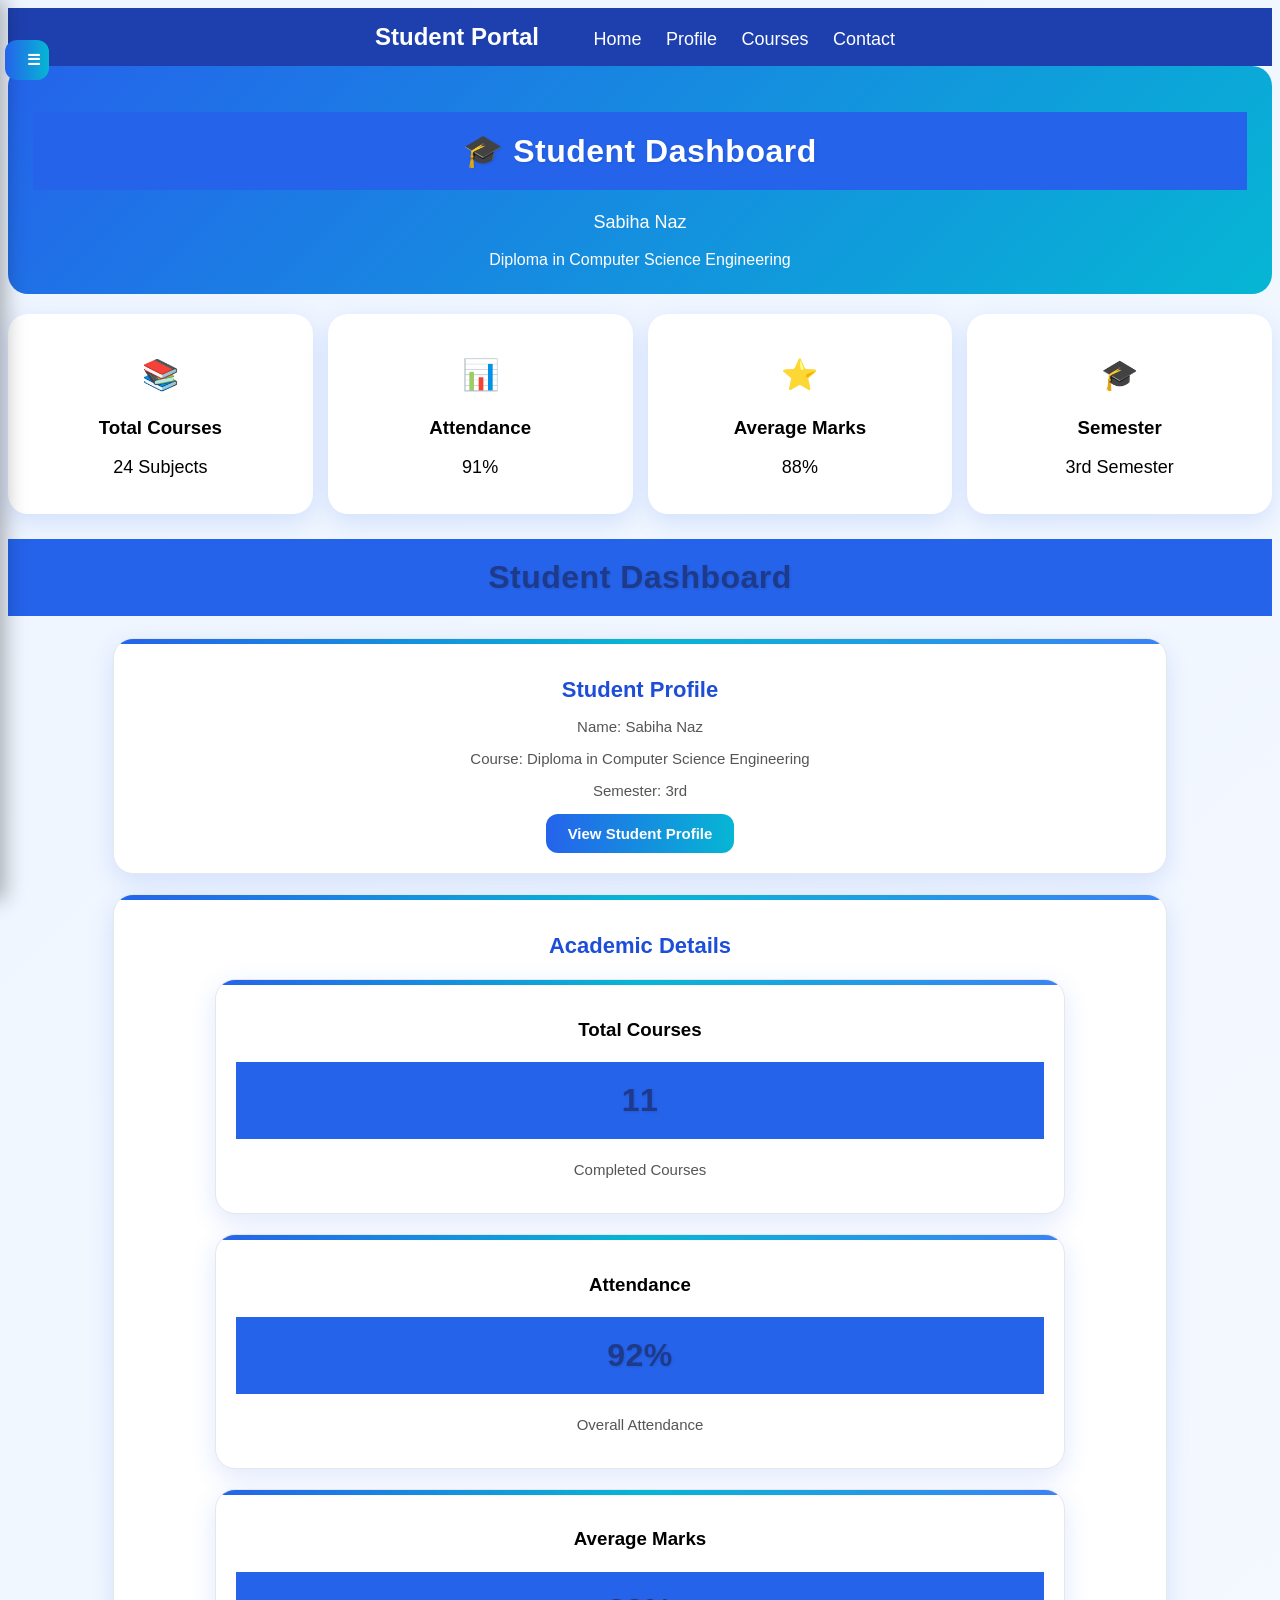
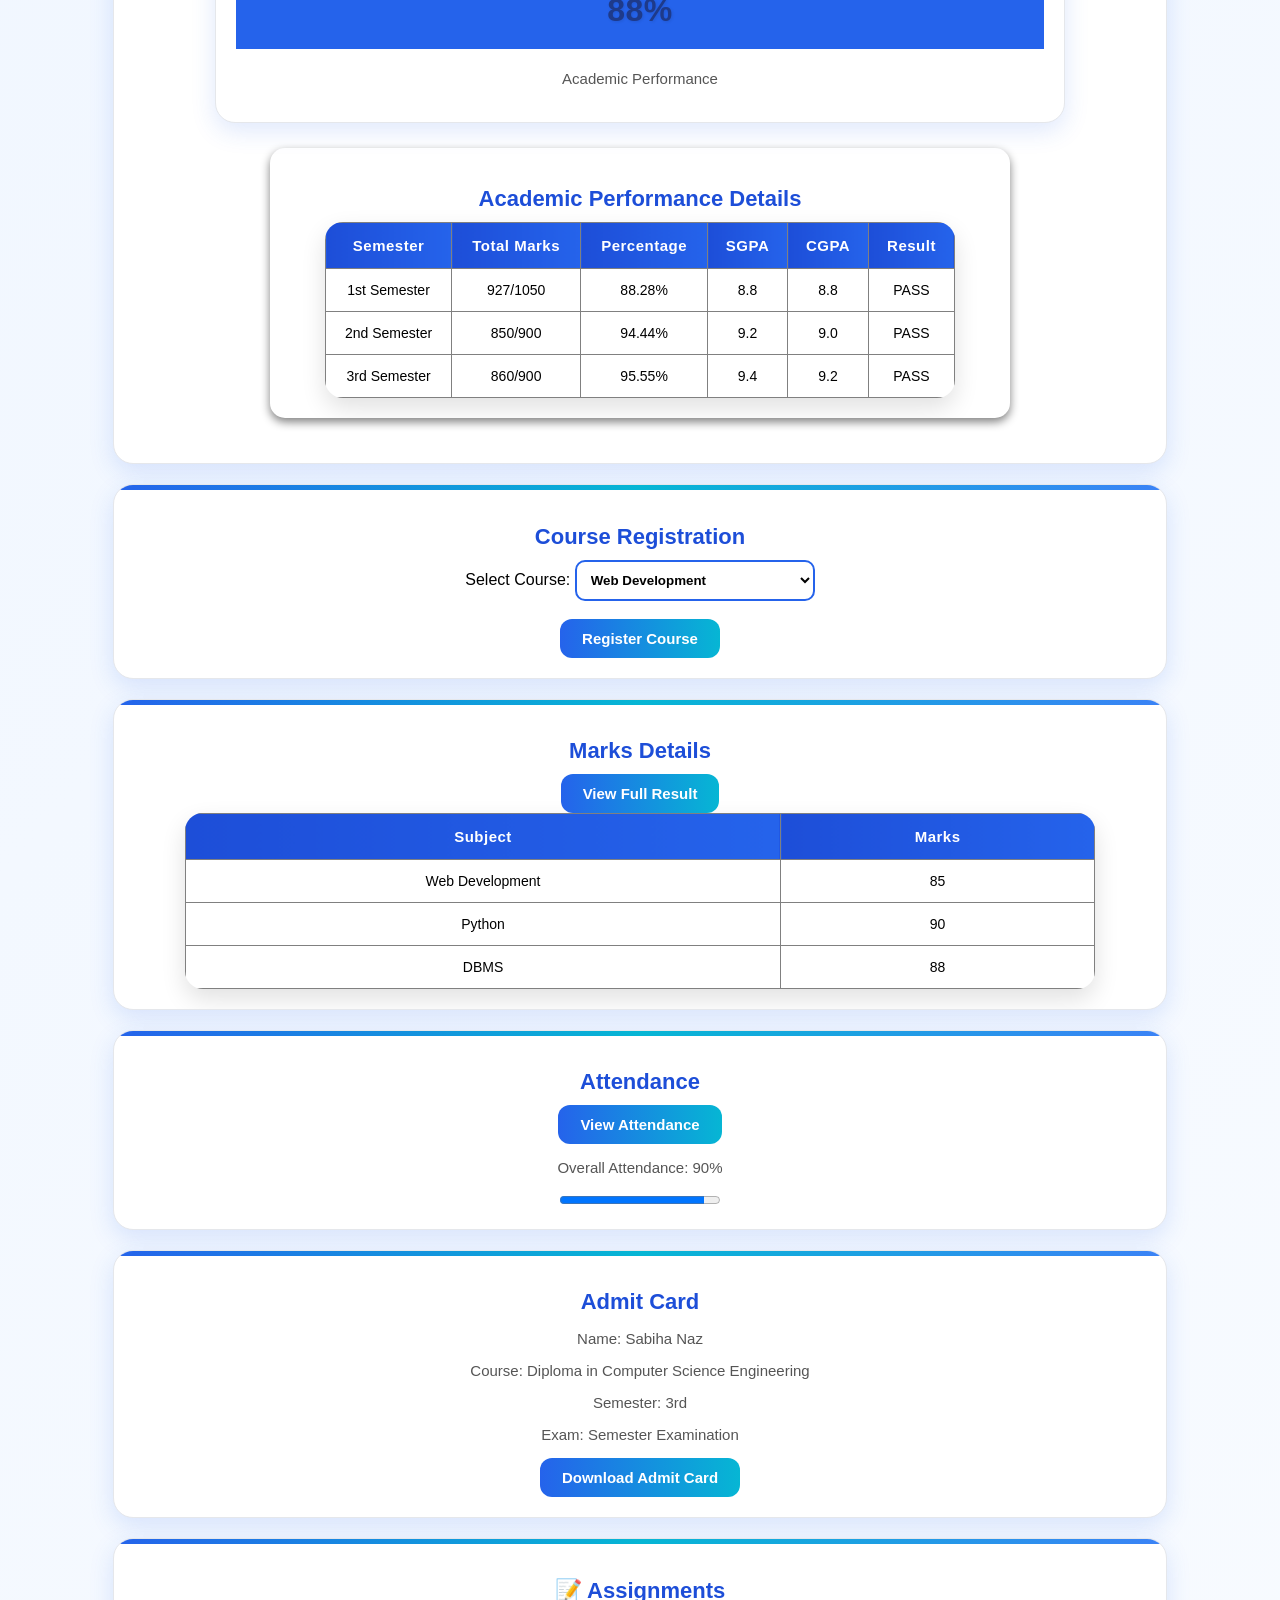
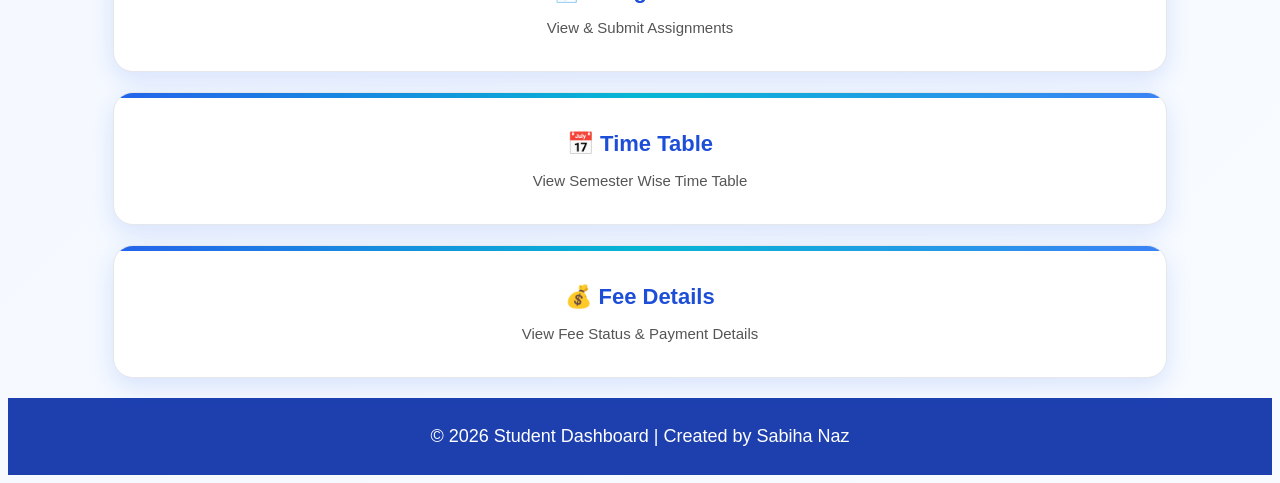
<file: index.html>
<!DOCTYPE html>
<html>
<head>
    <title>Student Dashboard</title>
    <link rel="stylesheet" href="style.css">
  <style>

.performance{
    width:90%;
    max-width:700px;
    margin:25px auto;
    background:white;
    padding:20px;
    border-radius:15px;
    box-shadow:0 4px 10px gray;
    overflow-x:auto;
}

  </style>
</head>

<body>
  <nav>
    <button class="menu-btn" onclick="openMenu()">☰</button>

<div id="sidebar" class="sidebar">

<button class="close-btn" onclick="closeMenu()">×</button>

<h2>Student Dashboard</h2>

<a href="index.html">🏠 Home</a>
<a href="profile.html">👤 Student Profile</a>
<a href="academic.html">📚 Academic Details</a>
<a href="result.html">📊 Result</a>
<a href="attendance.html">📅 Attendance</a>
<a href="timetable.html">🕒 Time Table</a>
<a href="assignment.html">📝 Assignment</a>
<a href="fee.html">💰 Fee Details</a>

</div>
    <h2>Student Portal</h2>
    <a href="#">Home</a>
    <a href="#">Profile</a>
    <a href="#">Courses</a>
    <a href="#">Contact</a>
  </nav>
  <div class="welcome-box">
    <h1>🎓 Student Dashboard</h1>
    <p>Sabiha Naz</p>
    <span>Diploma in Computer Science Engineering</span>
</div>

<div class="summary-container">

    <div class="summary-card">
        <h2>📚</h2>
        <h3>Total Courses</h3>
        <p>24 Subjects</p>
    </div>

    <div class="summary-card">
        <h2>📊</h2>
        <h3>Attendance</h3>
        <p>91%</p>
    </div>

    <div class="summary-card">
        <h2>⭐</h2>
        <h3>Average Marks</h3>
        <p>88%</p>
    </div>

    <div class="summary-card">
        <h2>🎓</h2>
        <h3>Semester</h3>
        <p>3rd Semester</p>
    </div>

</div>

    <h1>Student Dashboard</h1>

    <div class="card">
    <h2>Student Profile</h2>

    

    <p>Name: Sabiha Naz</p>
    <p>Course: Diploma in Computer Science Engineering</p>
    <p>Semester: 3rd</p>
      <a href="profile.html">
    <button>View Student Profile</button>
      </a>
    </div>

    <div class="card">
    <h2>Academic Details</h2>

    <div class="academic-box">

<div class="card">
<h3>Total Courses</h3>
<h1>11</h1>
<p>Completed Courses</p>
</div>

<div class="card">
<h3>Attendance</h3>
<h1>92%</h1>
<p>Overall Attendance</p>
</div>

<div class="card">
<h3>Average Marks</h3>
<h1>88%</h1>
<p>Academic Performance</p>
</div>

</div>


<div class="performance">

<h2>Academic Performance Details</h2>

<table>

<tr>
<th>Semester</th>
<th>Total Marks</th>
<th>Percentage</th>
<th>SGPA</th>
<th>CGPA</th>
<th>Result</th>
</tr>

<tr>
<td>1st Semester</td>
<td>927/1050</td>
<td>88.28%</td>
<td>8.8</td>
<td>8.8</td>
<td>PASS</td>
</tr>

<tr>
<td>2nd Semester</td>
<td>850/900</td>
<td>94.44%</td>
<td>9.2</td>
<td>9.0</td>
<td>PASS</td>
</tr>

<tr>
<td>3rd Semester</td>
<td>860/900</td>
<td>95.55%</td>
<td>9.4</td>
<td>9.2</td>
<td>PASS</td>
</tr>

</table>

</div>

    </div>
  <div class="card">
    <h2>Course Registration</h2>

    <form>
        <label>Select Course:</label>

        <select>
            <option>Web Development</option>
            <option>Python Programming</option>
            <option>Database Management System</option>
            <option>Computer Networks</option>
        </select>

        <br><br>

        <button type="button" onclick="showMessage()">Register Course</button>
    </form>

  </div>
  <div class="card">
    <h2>Marks Details</h2>
<a href="result.html">
    <button>View Full Result</button>
</a>
    <table>
        <tr>
            <th>Subject</th>
            <th>Marks</th>
        </tr>

        <tr>
            <td>Web Development</td>
            <td>85</td>
        </tr>

        <tr>
            <td>Python</td>
            <td>90</td>
        </tr>

        <tr>
            <td>DBMS</td>
            <td>88</td>
        </tr>
    </table>
  </div>
  <div class="card">
    <h2>Attendance</h2>
<a href="attendance.html">
    <button>View Attendance</button>
</a>
    <p>Overall Attendance: 90%</p>

    <progress value="90" max="100"></progress>

  </div>
  <div class="card">
    <h2>Admit Card</h2>

    <p>Name: Sabiha Naz</p>
    <p>Course: Diploma in Computer Science Engineering</p>
    <p>Semester: 3rd</p>
    <p>Exam: Semester Examination</p>

    <a href="admitcard.html">
    <button>Download Admit Card</button>
    </a>
  </div>
  <div class="card" onclick="location.href='assignment.html'">
    <h2>📝 Assignments</h2>
    <p>View & Submit Assignments</p>
  </div>
  <div class="card" onclick="location.href='timetable.html'">
    <h2>📅 Time Table</h2>
    <p>View Semester Wise Time Table</p>
  </div>
  <div class="card" onclick="location.href='fee.html'">
    <h2>💰 Fee Details</h2>
    <p>View Fee Status & Payment Details</p>
  </div>
<script src="script.js"></script>
  <footer>
    <p>© 2026 Student Dashboard | Created by Sabiha Naz</p>
  </footer>
  <script>
function openMenu(){
document.getElementById("sidebar").classList.add("active");
}

function closeMenu(){
document.getElementById("sidebar").classList.remove("active");
}
  </script>
</body>
</html>
</file>
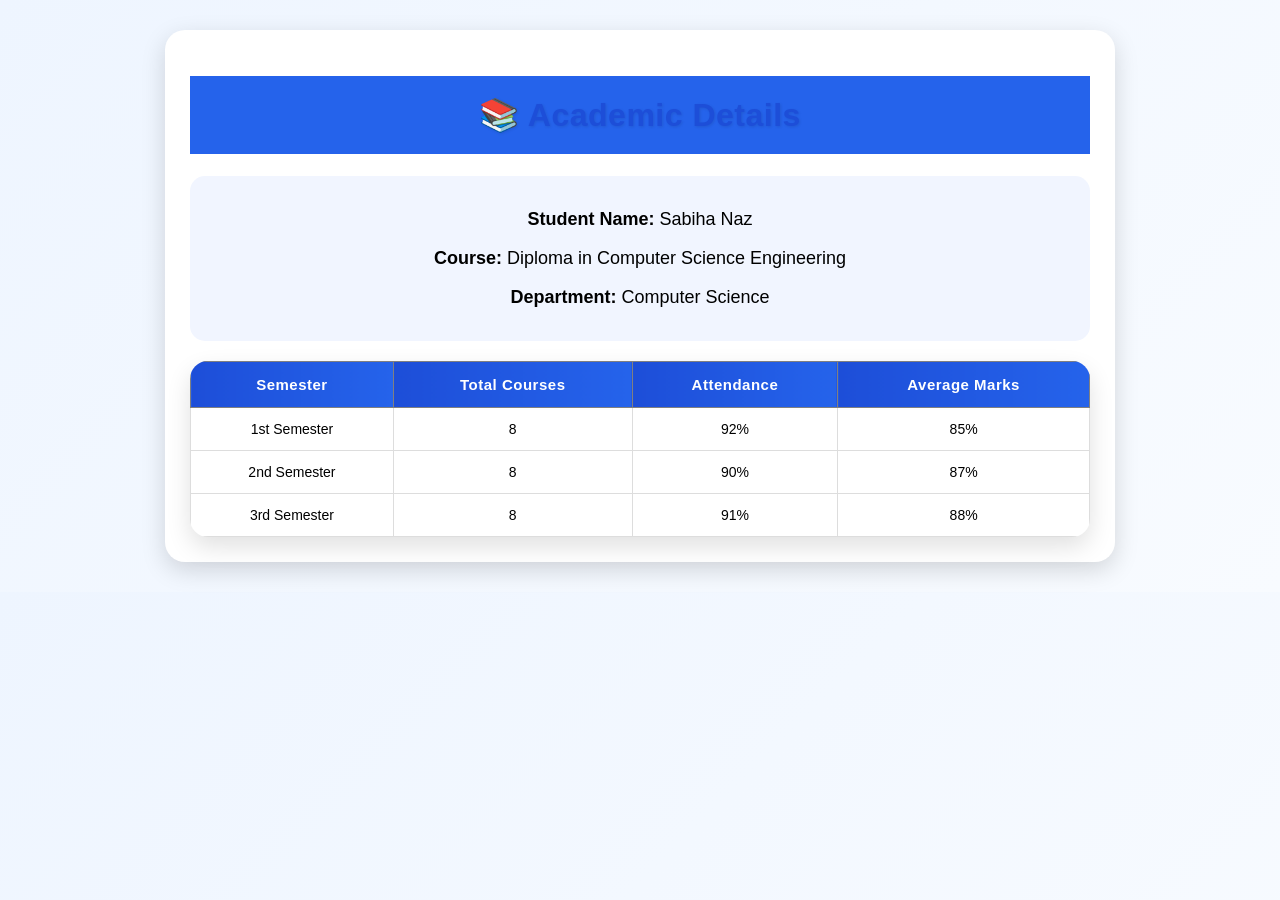
<file: academic.html>
<!DOCTYPE html>
<html>
<head>
<meta charset="UTF-8">
<meta name="viewport" content="width=device-width, initial-scale=1.0">
<title>Academic Details</title>

<link rel="stylesheet" href="style.css">

<style>
.academic-container{
max-width:900px;
margin:30px auto;
background:white;
padding:25px;
border-radius:20px;
box-shadow:0 8px 25px rgba(0,0,0,.15);
}

.academic-container h1{
text-align:center;
color:#1d4ed8;
}

.detail-card{
background:#f1f5ff;
padding:15px;
margin:15px 0;
border-radius:15px;
}

table{
width:100%;
border-collapse:collapse;
margin-top:20px;
}

th{
background:#2563eb;
color:white;
padding:12px;
}

td{
padding:12px;
text-align:center;
border:1px solid #ddd;
}

</style>

</head>

<body>

<div class="academic-container">

<h1>📚 Academic Details</h1>

<div class="detail-card">
<p><b>Student Name:</b> Sabiha Naz</p>
<p><b>Course:</b> Diploma in Computer Science Engineering</p>
<p><b>Department:</b> Computer Science</p>
</div>


<table>

<tr>
<th>Semester</th>
<th>Total Courses</th>
<th>Attendance</th>
<th>Average Marks</th>
</tr>

<tr>
<td>1st Semester</td>
<td>8</td>
<td>92%</td>
<td>85%</td>
</tr>

<tr>
<td>2nd Semester</td>
<td>8</td>
<td>90%</td>
<td>87%</td>
</tr>

<tr>
<td>3rd Semester</td>
<td>8</td>
<td>91%</td>
<td>88%</td>
</tr>

</table>

</div>

</body>
</html>
</file>
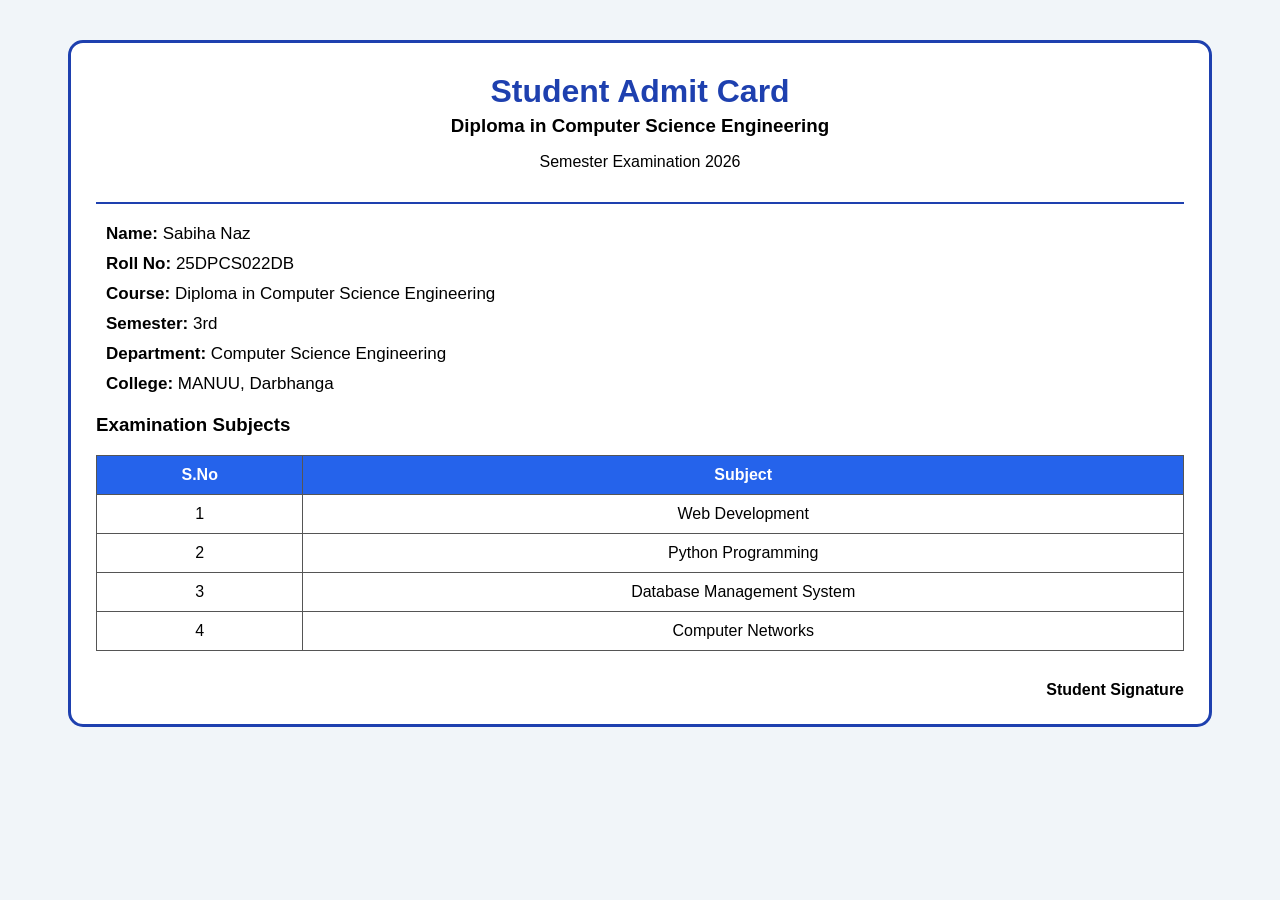
<file: admitcard.html>
<!DOCTYPE html>
<html>
<head>
    <title>Student Admit Card</title>

    <style>
        body {
            font-family: Arial, sans-serif;
            background-color: #f1f5f9;
            margin: 0;
            padding: 0;
        }

        .admit {
            width: 85%;
            margin: 40px auto;
            background: white;
            padding: 25px;
            border: 3px solid #1e40af;
            border-radius: 15px;
        }

        .header {
            text-align: center;
            border-bottom: 2px solid #1e40af;
            padding-bottom: 15px;
        }

        .header h1 {
            color: #1e40af;
            margin: 5px;
        }

        .header h3 {
            margin: 5px;
        }

        .details {
            margin-top: 20px;
            text-align: left;
        }

        .details p {
            font-size: 17px;
            margin: 10px;
        }

        .subjects {
            margin-top: 20px;
        }

        table {
            width: 100%;
            border-collapse: collapse;
        }

        th, td {
            border: 1px solid #555;
            padding: 10px;
            text-align: center;
        }

        th {
            background-color: #2563eb;
            color: white;
        }

        .footer {
            text-align: right;
            margin-top: 30px;
            font-weight: bold;
        }
    </style>

</head>

<body>

<div class="admit">

    <div class="header">
        <h1>Student Admit Card</h1>
        <h3>Diploma in Computer Science Engineering</h3>
        <p>Semester Examination 2026</p>
    </div>


    <div class="details">

        <p><b>Name:</b> Sabiha Naz</p>
        <p><b>Roll No:</b> 25DPCS022DB</p>
        <p><b>Course:</b> Diploma in Computer Science Engineering</p>
        <p><b>Semester:</b> 3rd</p>
        <p><b>Department:</b> Computer Science Engineering</p>
        <p><b>College:</b> MANUU, Darbhanga</p>

    </div>


    <div class="subjects">

        <h3>Examination Subjects</h3>

        <table>

            <tr>
                <th>S.No</th>
                <th>Subject</th>
            </tr>

            <tr>
                <td>1</td>
                <td>Web Development</td>
            </tr>

            <tr>
                <td>2</td>
                <td>Python Programming</td>
            </tr>

            <tr>
                <td>3</td>
                <td>Database Management System</td>
            </tr>

            <tr>
                <td>4</td>
                <td>Computer Networks</td>
            </tr>

        </table>

    </div>


    <div class="footer">
        Student Signature
    </div>

</div>

</body>
</html>
</file>
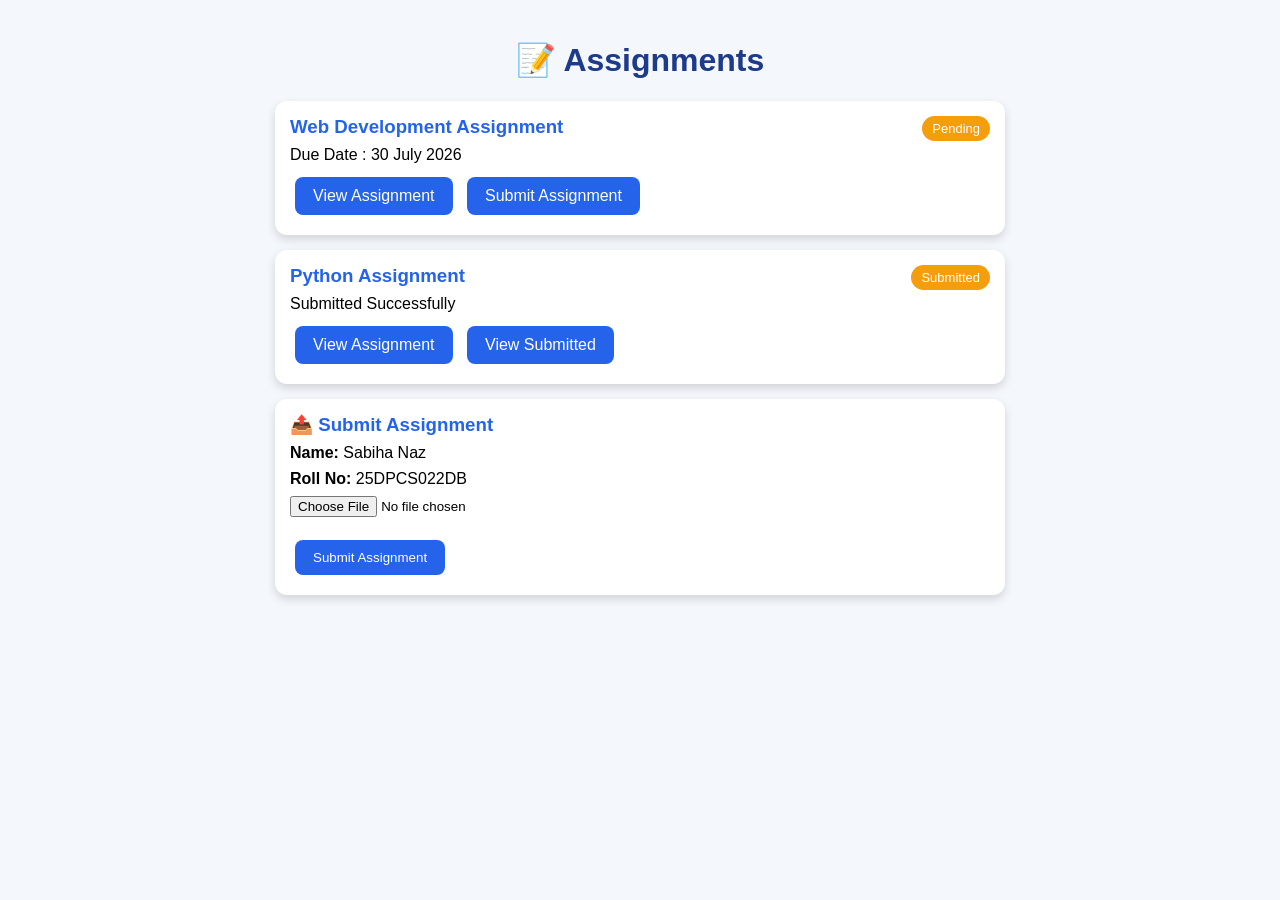
<file: assignment.html>
<!DOCTYPE html>
<html>
<head>
<meta charset="UTF-8">
<meta name="viewport" content="width=device-width, initial-scale=1.0">
<title>Assignments</title>

<style>
body{
font-family:Arial,sans-serif;
background:#f4f7fc;
margin:0;
padding:20px;
}
h1{
text-align:center;
color:#1e3a8a;
}
.card{
background:#fff;
padding:15px;
margin:15px auto;
max-width:700px;
border-radius:12px;
box-shadow:0 4px 10px rgba(0,0,0,.15);
}
.card h3{
margin:0;
color:#2563eb;
}
.card p{
margin:8px 0;
}
.btn{
display:inline-block;
padding:10px 18px;
margin:5px;
border:none;
border-radius:8px;
background:#2563eb;
color:#fff;
text-decoration:none;
cursor:pointer;
}
.btn:hover{
background:#1d4ed8;
}
.status{
float:right;
background:#f59e0b;
color:#fff;
padding:5px 10px;
border-radius:20px;
font-size:13px;
}
</style>
</head>

<body>

<h1>📝 Assignments</h1>

<div class="card">
<span class="status">Pending</span>
<h3>Web Development Assignment</h3>
<p>Due Date : 30 July 2026</p>

<a href="#" class="btn">View Assignment</a>
<a href="#" class="btn">Submit Assignment</a>
</div>

<div class="card">
<span class="status">Submitted</span>
<h3>Python Assignment</h3>
<p>Submitted Successfully</p>

<a href="#" class="btn">View Assignment</a>
<a href="#" class="btn">View Submitted</a>
</div>
<div class="card">
<h3>📤 Submit Assignment</h3>

<p><b>Name:</b> Sabiha Naz</p>
<p><b>Roll No:</b> 25DPCS022DB</p>

<input type="file"><br><br>

<button class="btn"
onclick="document.getElementById('msg').style.display='block'">
Submit Assignment
</button>

<div id="msg" style="display:none;margin-top:15px;background:#d1fae5;padding:15px;border-radius:10px">
<h3>✅ Assignment Submitted Successfully</h3>

<p><b>Assignment:</b> Web Development Assignment</p>
<p><b>Status:</b> Submitted</p>

<button class="btn"
onclick="document.getElementById('view').style.display='block'">
View Submitted Assignment
</button>
</div>

<div id="view" style="display:none;margin-top:15px;background:#eef2ff;padding:15px;border-radius:10px">
<h3>📄 Submitted Assignment</h3>

<p><b>Student:</b> Sabiha Naz</p>
<p><b>Roll No:</b> 25DPCS022DB</p>
<p><b>Subject:</b> Web Development</p>
<p><b>Submission Status:</b> ✅ Submitted</p>
</div>

</div>

</body>
</html>
</file>
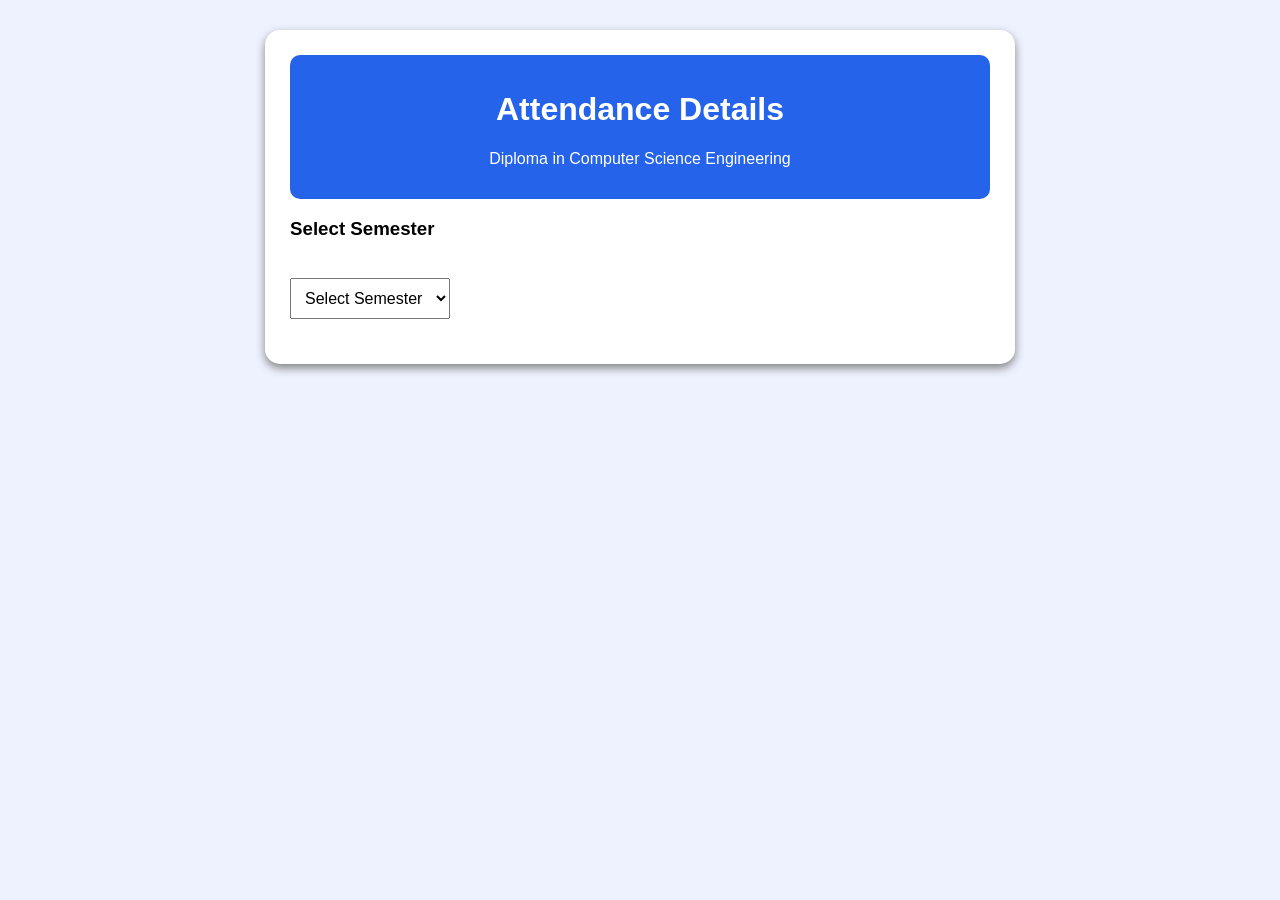
<file: attendance.html>
<!DOCTYPE html>
<html>
<head>
<title>Attendance Details</title>

<style>
body{
font-family:Arial;
background:#eef2ff;
}

.card{
width:90%;
max-width:700px;
margin:30px auto;
background:white;
padding:25px;
border-radius:15px;
box-shadow:0 4px 10px gray;
}

.header{
background:#2563eb;
color:white;
text-align:center;
padding:15px;
border-radius:10px;
}

select{
padding:10px;
font-size:16px;
margin:20px 0;
}

table{
width:100%;
border-collapse:collapse;
}

th,td{
border:1px solid gray;
padding:8px;
text-align:center;
}

th{
background:#2563eb;
color:white;
}

.summary{
background:#dcfce7;
padding:15px;
margin-top:20px;
border-radius:10px;
}
</style>

</head>

<body>

<div class="card">

<div class="header">
<h1>Attendance Details</h1>
<p>Diploma in Computer Science Engineering</p>
</div>

<h3>Select Semester</h3>

<select onchange="showAttendance(this.value)">

<option>Select Semester</option>
<option value="1">1st Semester</option>
<option value="2">2nd Semester</option>
<option value="3">3rd Semester</option>

</select>

<div id="attendance"></div>

</div>


<script>

function showAttendance(sem){

let subjects="";

let data="";


if(sem=="1"){

subjects=[
"Mathematics",
"Physics",
"Engineering Mechanics",
"Environmental Science",
"FEEE",
"Engineering Physics Lab",
"Engineering Mechanics Lab",
"Engineering Workshop Lab",
"Chemistry",
"Engineering Graphics",
"Communication Skills"
];

data="<h2>1st Semester Attendance</h2>";

}


else if(sem=="2"){

subjects=[
"Mathematics",
"Physics",
"Introduction to IT System",
"Chemistry",
"Sports and Yoga",
"Physics Lab",
"Chemistry Lab",
"Graphics Lab",
"IT Lab"
];

data="<h2>2nd Semester Attendance</h2>";

}


else if(sem=="3"){

subjects=[
"Web Development",
"Python Programming",
"Database Management System (DBMS)",
"Computer Networks"
];

data="<h2>3rd Semester Attendance</h2>";

}


if(subjects!=""){

data+="<table><tr><th>Subject</th><th>Attendance</th></tr>";

for(let i=0;i<subjects.length;i++){

data+="<tr><td>"+subjects[i]+"</td><td>"+(88+i%8)+"%</td></tr>";

}

data+="</table>";

data+=`

<div class="summary">

<b>Overall Attendance:</b> 92% <br><br>

<b>Status:</b> Eligible for Examination

</div>

`;

}

document.getElementById("attendance").innerHTML=data;

}

</script>

</body>
</html>
</file>
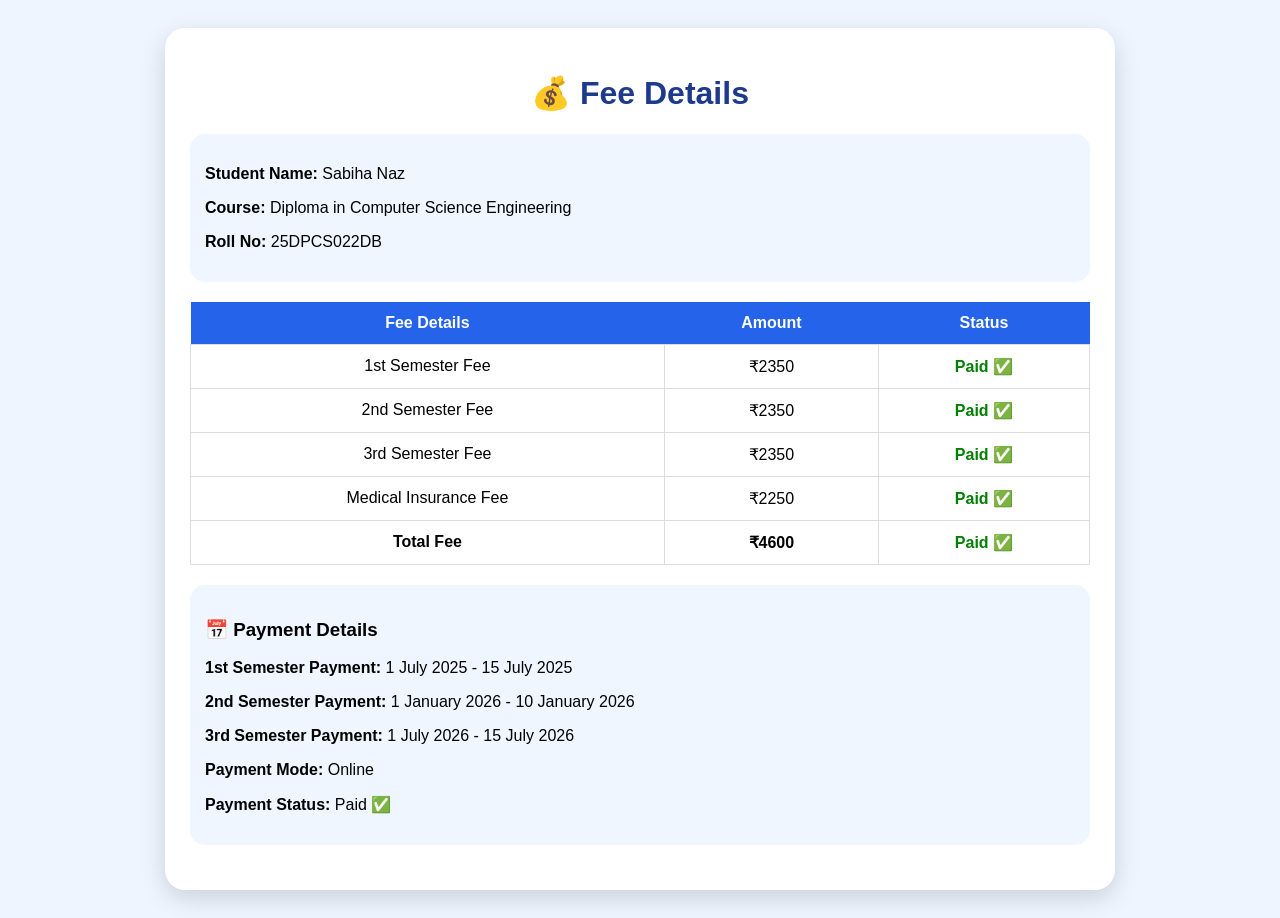
<file: fee.html>
<!DOCTYPE html>
<html>
<head>
<meta charset="UTF-8">
<meta name="viewport" content="width=device-width, initial-scale=1.0">
<title>Fee Details</title>

<style>
body{
font-family:Arial,sans-serif;
background:#eef5ff;
padding:20px;
}

.container{
max-width:900px;
margin:auto;
background:white;
padding:25px;
border-radius:20px;
box-shadow:0 8px 25px rgba(0,0,0,.15);
}

h1{
text-align:center;
color:#1e3a8a;
}

.info{
background:#eff6ff;
padding:15px;
border-radius:15px;
margin:20px 0;
}

table{
width:100%;
border-collapse:collapse;
}

th{
background:#2563eb;
color:white;
padding:12px;
}

td{
padding:12px;
border:1px solid #ddd;
text-align:center;
}

.status{
color:green;
font-weight:bold;
}
</style>

</head>

<body>

<div class="container">

<h1>💰 Fee Details</h1>

<div class="info">
<p><b>Student Name:</b> Sabiha Naz</p>
<p><b>Course:</b> Diploma in Computer Science Engineering</p>
<p><b>Roll No:</b> 25DPCS022DB</p>
</div>

<table>

<tr>
<th>Fee Details</th>
<th>Amount</th>
<th>Status</th>
</tr>

<tr>
<td>1st Semester Fee</td>
<td>₹2350</td>
<td class="status">Paid ✅</td>
</tr>

<tr>
<td>2nd Semester Fee</td>
<td>₹2350</td>
<td class="status">Paid ✅</td>
</tr>

<tr>
<td>3rd Semester Fee</td>
<td>₹2350</td>
<td class="status">Paid ✅</td>
</tr>

<tr>
<td>Medical Insurance Fee</td>
<td>₹2250</td>
<td class="status">Paid ✅</td>
</tr>

<tr>
<td><b>Total Fee</b></td>
<td><b>₹4600</b></td>
<td class="status">Paid ✅</td>
</tr>

</table>


<div class="info">

<h3>📅 Payment Details</h3>

<p><b>1st Semester Payment:</b> 1 July 2025 - 15 July 2025</p>

<p><b>2nd Semester Payment:</b> 1 January 2026 - 10 January 2026</p>

<p><b>3rd Semester Payment:</b> 1 July 2026 - 15 July 2026</p>

<p><b>Payment Mode:</b> Online</p>

<p><b>Payment Status:</b> Paid ✅</p>

</div>

</div>

</body>
</html>
</file>
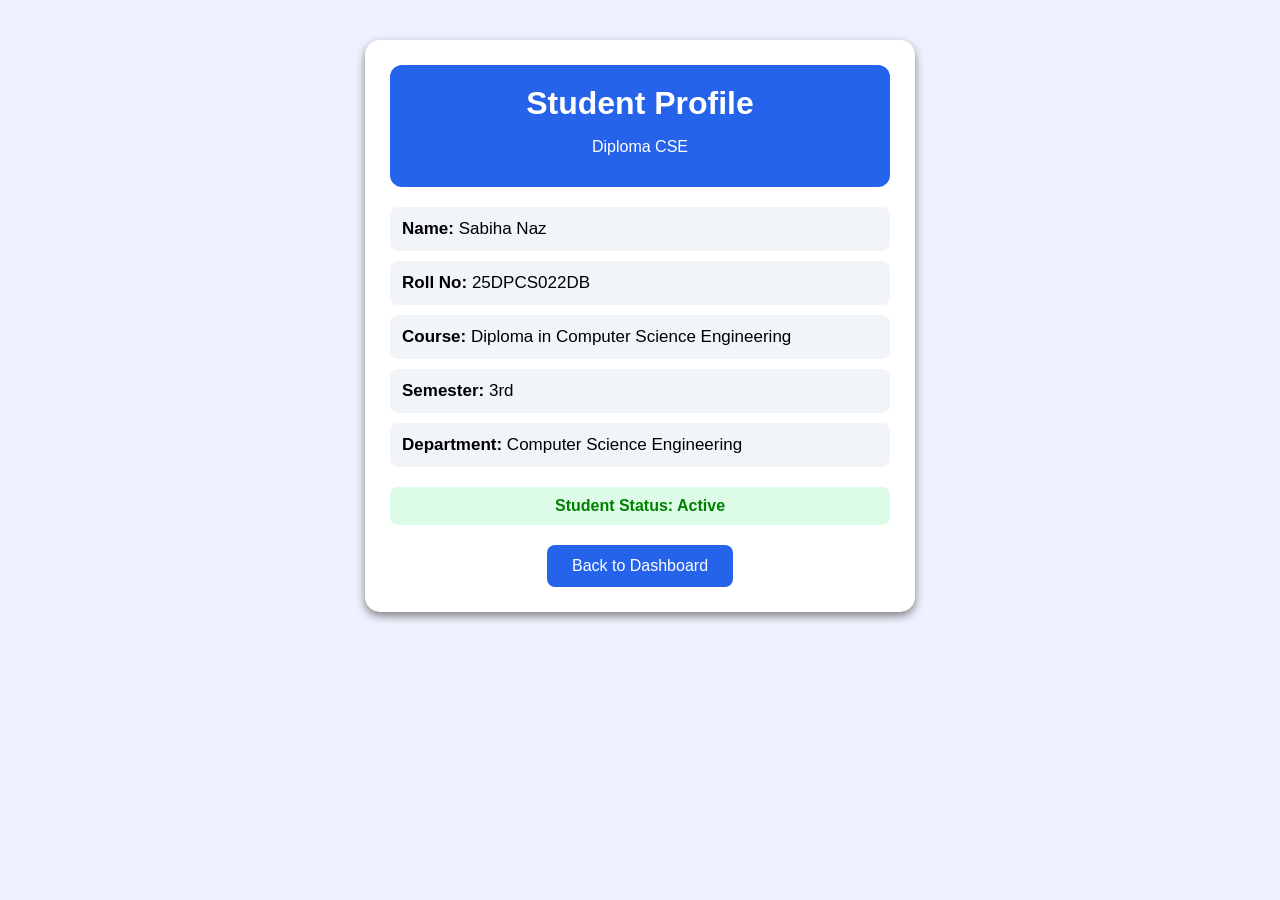
<file: profile.html>
<!DOCTYPE html>
<html>
<head>
<title>Student Profile</title>

<style>
body {
    font-family: Arial, sans-serif;
    background-color: #eef2ff;
    margin: 0;
    padding: 0;
}

.profile-card {
    width: 85%;
    max-width: 500px;
    margin: 40px auto;
    background: white;
    border-radius: 15px;
    padding: 25px;
    box-shadow: 0 4px 10px gray;
    text-align: center;
}

.header {
    background-color: #2563eb;
    color: white;
    padding: 15px;
    border-radius: 12px;
}

.header h1 {
    margin: 5px;
}

.info {
    margin-top: 20px;
    text-align: left;
}

.info-box {
    background-color: #f1f5f9;
    padding: 12px;
    margin: 10px 0;
    border-radius: 8px;
    font-size: 17px;
}

.status {
    margin-top: 20px;
    background-color: #dcfce7;
    padding: 10px;
    border-radius: 8px;
    color: green;
    font-weight: bold;
}

button {
    margin-top: 20px;
    background-color: #2563eb;
    color: white;
    border: none;
    padding: 12px 25px;
    border-radius: 8px;
    font-size: 16px;
}

</style>

</head>

<body>

<div class="profile-card">

    <div class="header">
        <h1>Student Profile</h1>
        <p>Diploma CSE</p>
    </div>

    <div class="info">

        <div class="info-box">
            <b>Name:</b> Sabiha Naz
        </div>

        <div class="info-box">
            <b>Roll No:</b> 25DPCS022DB
        </div>

        <div class="info-box">
            <b>Course:</b> Diploma in Computer Science Engineering
        </div>

        <div class="info-box">
            <b>Semester:</b> 3rd
        </div>

        <div class="info-box">
            <b>Department:</b> Computer Science Engineering
        </div>

    </div>

    <div class="status">
        Student Status: Active
    </div>

    <button>Back to Dashboard</button>

</div>

</body>
</html>
</file>
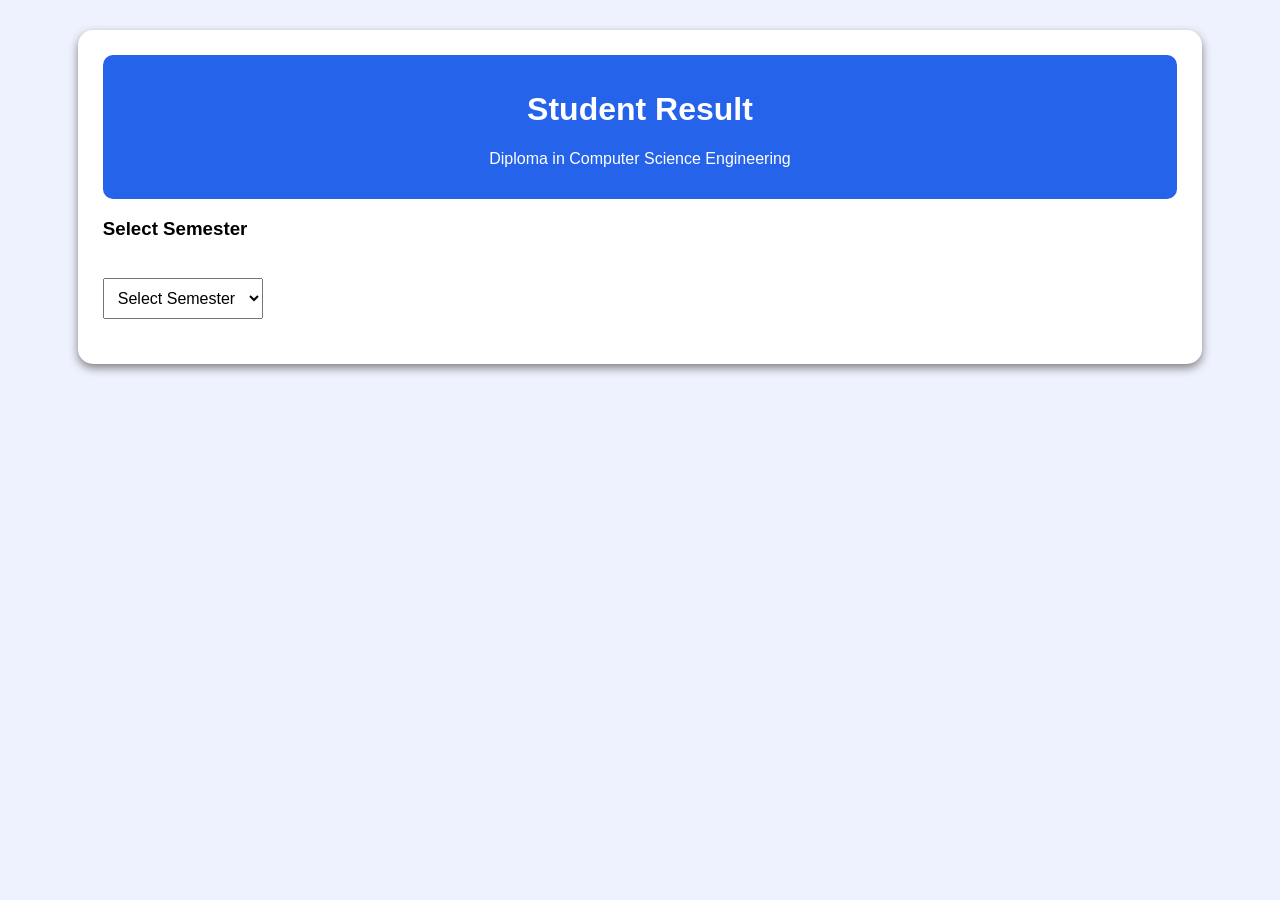
<file: result.html>
<!DOCTYPE html>
<html>
<head>
<title>Student Result</title>

<style>
body {
    font-family: Arial;
    background:#eef2ff;
}

.result-card {
    width:85%;
    margin:30px auto;
    background:white;
    padding:25px;
    border-radius:15px;
    box-shadow:0 4px 10px gray;
}

.header {
    background:#2563eb;
    color:white;
    text-align:center;
    padding:15px;
    border-radius:10px;
}

select {
    padding:10px;
    font-size:16px;
    margin:20px 0;
}

table {
    width:100%;
    border-collapse:collapse;
}

th,td {
    border:1px solid gray;
    padding:10px;
    text-align:center;
}

th {
    background:#2563eb;
    color:white;
}

.summary {
    background:#dcfce7;
    padding:15px;
    margin-top:20px;
    border-radius:10px;
}
</style>

</head>

<body>

<div class="result-card">

<div class="header">
<h1>Student Result</h1>
<p>Diploma in Computer Science Engineering</p>
</div>


<h3>Select Semester</h3>

<select onchange="showResult(this.value)">

<option value="">Select Semester</option>
<option value="1">1st Semester</option>
<option value="2">2nd Semester</option>
<option value="3">3rd Semester</option>

</select>


<div id="result"></div>


</div>


<script>

function showResult(sem){

let data="";

if(sem=="1"){
data=`

<h2>1st Semester Result</h2>

<table>
<tr>
<th>Subject</th>
<th>Marks</th>
</tr>

<tr><td>Mathematics</td><td>90</td></tr>
<tr><td>Physics</td><td>94</td></tr>
<tr><td>Engineering Mechanics</td><td>95</td></tr>
<tr><td>Environmental Science</td><td>45/50</td></tr>
<tr><td>Fundamental of Electrical and Electronics Engineering</td><td>86</td></tr>
<tr><td>Engineering Physics Lab</td><td>88</td></tr>
<tr><td>Engineering Mechanics Lab</td><td>87</td></tr>
<tr><td>Engineering Workshop Lab</td><td>89</td></tr>
<tr><td>Chemistry</td><td>84</td></tr>
<tr><td>Engineering Graphics</td><td>86</td></tr>
<tr><td>Communication Skills</td><td>83</td></tr>

</table>

<div class="summary">

<b>Total Marks:</b> 927 / 1050 <br>

<b>Percentage:</b> 88.28% <br>

<b>Result:</b> Pass <br>

<b>SGPA:</b> 8.8 <br>

<b>CGPA:</b> 8.8

</div>

`;
}


else if(sem=="2"){
data=`

<h2>2nd Semester Result</h2>

<table>
<tr>
<th>Subject</th>
<th>Marks</th>
</tr>

<tr><td>Mathematics</td><td>98</td></tr>
<tr><td>Physics</td><td>98</td></tr>
<tr><td>Introduction to IT System</td><td>77</td></tr>
<tr><td>Chemistry</td><td>81</td></tr>
<tr><td>Sports and Yoga</td><td>40/50</td></tr>
<tr><td>Physics Lab</td><td>92</td></tr>
<tr><td>Chemistry Lab</td><td>89</td></tr>
<tr><td>Graphics Lab</td><td>95</td></tr>
<tr><td>IT Lab</td><td>90</td></tr>

</table>

<div class="summary">

<b>Total Marks:</b> 762 / 900 <br>

<b>Percentage:</b> 84.66% <br>

<b>Result:</b> Pass <br>

<b>SGPA:</b> 8.5 <br>

<b>CGPA:</b> 8.65

</div>

`;
}


else if(sem=="3"){
data=`
<h2>3rd Semester Result</h2>

<table>
<tr>
<th>Subject</th>
<th>Marks</th>
</tr>

<tr><td>Web Development</td><td>85</td></tr>
<tr><td>Python Programming</td><td>90</td></tr>
<tr><td>DBMS</td><td>88</td></tr>

</table>

<div class="summary">

<b>Total Marks:</b> 263 / 300 <br>

<b>Percentage:</b> 87.6% <br>

<b>Result:</b> Pass <br>

<b>SGPA:</b> 8.7 <br>

<b>CGPA:</b> 8.67

</div>
`;
}

document.getElementById("result").innerHTML=data;

}

</script>


</body>
</html>
</file>
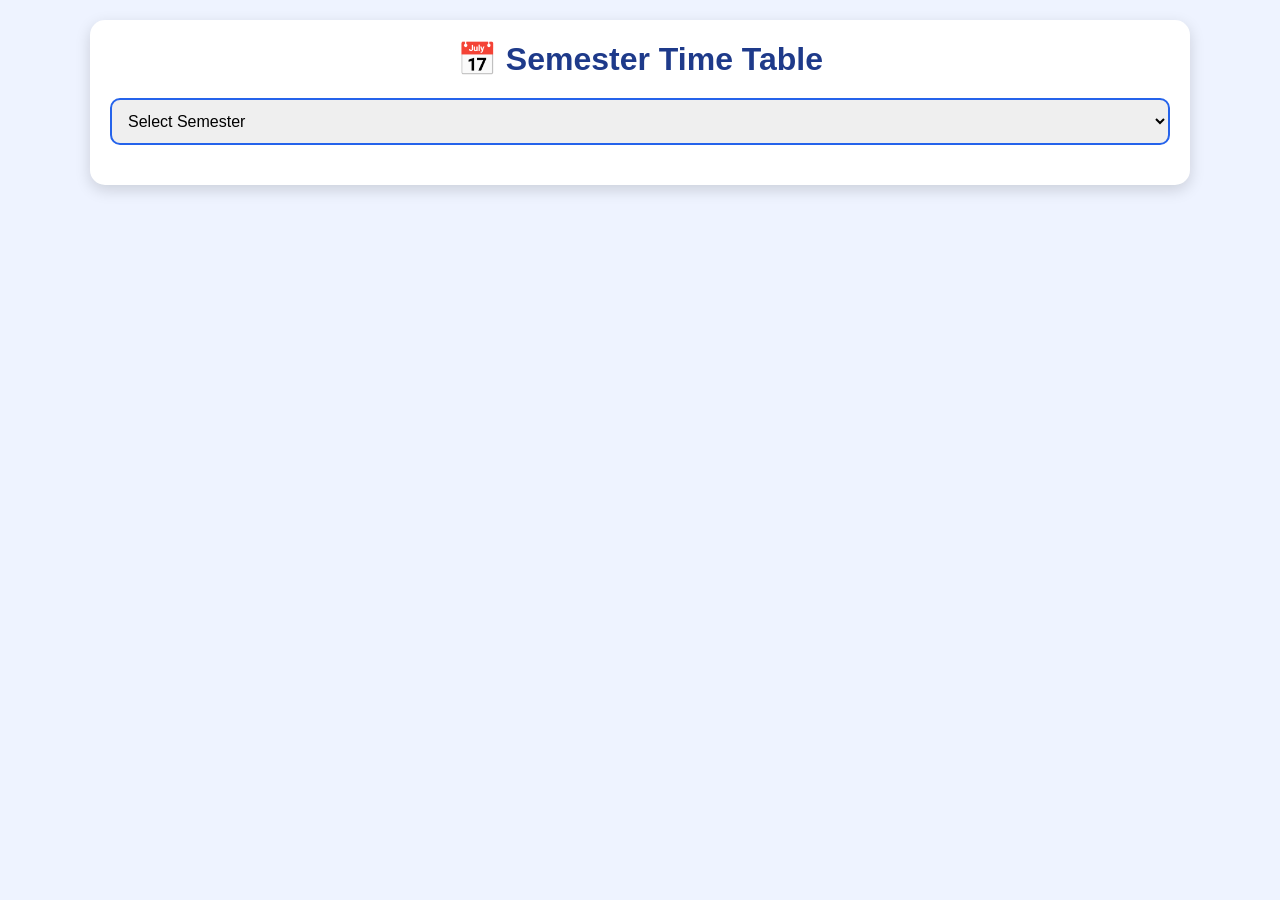
<file: timetable.html>
<!DOCTYPE html>
<html>
<head>
<meta charset="UTF-8">
<meta name="viewport" content="width=device-width, initial-scale=1.0">
<title>Time Table</title>

<style>
*{margin:0;padding:0;box-sizing:border-box}
body{
font-family:Arial,sans-serif;
background:#eef3ff;
padding:20px;
}
.container{
max-width:1100px;
margin:auto;
background:#fff;
padding:20px;
border-radius:15px;
box-shadow:0 5px 15px rgba(0,0,0,.15);
}
h1{
text-align:center;
color:#1e3a8a;
margin-bottom:20px;
}
select{
width:100%;
padding:12px;
font-size:16px;
border-radius:10px;
border:2px solid #2563eb;
margin-bottom:20px;
}
table{
width:100%;
border-collapse:collapse;
display:none;
}
th{
background:#2563eb;
color:#fff;
padding:10px;
}
td{
border:1px solid #ddd;
padding:10px;
text-align:center;
}
tr:nth-child(even){
background:#f8f9ff;
}
.lunch{
background:#ffe082;
font-weight:bold;
}
</style>
</head>

<body>

<div class="container">

<h1>📅 Semester Time Table</h1>

<select onchange="showTable(this.value)">
<option value="">Select Semester</option>
<option value="sem1">1st Semester</option>
<option value="sem2">2nd Semester</option>
<option value="sem3">3rd Semester</option>
</select>

<table id="sem1">
<tr>
<th>Day</th>
<th>9-10</th>
<th>10-11</th>
<th>11-12</th>
<th>12-1</th>
<th>1-2</th>
<th>2-3</th>
<th>3-4</th>
<th>4-5</th>
</tr>
<tr><td>Monday</td><td>Mathematics</td><td>Physics</td><td>Engineering Mechanics</td><td>FEEE</td><td class="lunch">Lunch</td><td>Engineering Workshop Lab</td><td>Physics Lab</td><td>EVS</td></tr>
<tr><td>Tuesday</td><td>Physics</td><td>Mathematics</td><td>EVS</td><td>Engineering Mechanics</td><td class="lunch">Lunch</td><td>FEEE</td><td>Engineering Workshop Lab</td><td>Physics Lab</td></tr>
<tr><td>Wednesday</td><td>FEEE</td><td>Physics</td><td>Mathematics</td><td>Engineering Mechanics</td><td class="lunch">Lunch</td><td>Physics Lab</td><td>Engineering Workshop Lab</td><td>EVS</td></tr>
<tr><td>Thursday</td><td>Engineering Mechanics</td><td>Mathematics</td><td>Physics</td><td>EVS</td><td class="lunch">Lunch</td><td>FEEE</td><td>Physics Lab</td><td>Engineering Workshop Lab</td></tr>
<tr><td>Friday</td><td>Mathematics</td><td>FEEE</td><td>Physics</td><td>Engineering Mechanics</td><td class="lunch">Lunch</td><td>EVS</td><td>Physics Lab</td><td>Engineering Workshop Lab</td></tr>
</table>

<table id="sem2">
<tr>
<th>Day</th><th>9-10</th><th>10-11</th><th>11-12</th><th>12-1</th><th>1-2</th><th>2-3</th><th>3-4</th><th>4-5</th>
</tr>
<tr><td>Monday</td><td>Mathematics</td><td>Physics</td><td>Chemistry</td><td>IT System</td><td class="lunch">Lunch</td><td>Graphics Lab</td><td>Sports & Yoga</td><td>Chemistry Lab</td></tr>
<tr><td>Tuesday</td><td>Physics</td><td>Mathematics</td><td>IT System</td><td>Chemistry</td><td class="lunch">Lunch</td><td>Graphics Lab</td><td>Chemistry Lab</td><td>Sports & Yoga</td></tr>
<tr><td>Wednesday</td><td>Chemistry</td><td>Physics</td><td>Mathematics</td><td>IT System</td><td class="lunch">Lunch</td><td>Sports & Yoga</td><td>Graphics Lab</td><td>Chemistry Lab</td></tr>
<tr><td>Thursday</td><td>IT System</td><td>Chemistry</td><td>Physics</td><td>Mathematics</td><td class="lunch">Lunch</td><td>Graphics Lab</td><td>Chemistry Lab</td><td>Sports & Yoga</td></tr>
<tr><td>Friday</td><td>Mathematics</td><td>Physics</td><td>Chemistry</td><td>IT System</td><td class="lunch">Lunch</td><td>Graphics Lab</td><td>Sports & Yoga</td><td>Chemistry Lab</td></tr>
</table>

<table id="sem3">
<tr>
<th>Day</th><th>9-10</th><th>10-11</th><th>11-12</th><th>12-1</th><th>1-2</th><th>2-3</th><th>3-4</th><th>4-5</th>
</tr>
<tr><td>Monday</td><td>Web Development</td><td>Python Programming</td><td>DBMS</td><td>Computer Networks</td><td class="lunch">Lunch</td><td>Web Development</td><td>Python Programming</td><td>DBMS</td></tr>
<tr><td>Tuesday</td><td>Python Programming</td><td>Web Development</td><td>Computer Networks</td><td>DBMS</td><td class="lunch">Lunch</td><td>Python Programming</td><td>Web Development</td><td>Computer Networks</td></tr>
<tr><td>Wednesday</td><td>DBMS</td><td>Computer Networks</td><td>Web Development</td><td>Python Programming</td><td class="lunch">Lunch</td><td>DBMS</td><td>Computer Networks</td><td>Web Development</td></tr>
<tr><td>Thursday</td><td>Computer Networks</td><td>DBMS</td><td>Python Programming</td><td>Web Development</td><td class="lunch">Lunch</td><td>Computer Networks</td><td>DBMS</td><td>Python Programming</td></tr>
<tr><td>Friday</td><td>Web Development</td><td>Python Programming</td><td>DBMS</td><td>Computer Networks</td><td class="lunch">Lunch</td><td>Web Development</td><td>Python Programming</td><td>DBMS</td></tr>
</table>

</div>

<script>
function showTable(id){
document.querySelectorAll("table").forEach(t=>t.style.display="none");
if(id) document.getElementById(id).style.display="table";
}
</script>

</body>
</html>
</file>
<file: style.css>
body {
    font-family: Arial, sans-serif;
    background-color: #f2f5f9;
    text-align: center;
}

h1 {
    background-color: #2563eb;
    color: white;
    padding: 20px;
}

h2 {
    color: #333;
}

p {
    font-size: 18px;
}
.card {
    background-color: white;
    width: 80%;
    margin: 20px auto;
    padding: 20px;
    border-radius: 10px;
    box-shadow: 0px 0px 10px gray;
}

.card h2 {
    color: #2563eb;
}
.box {
    display: inline-block;
    background-color: #e0f2fe;
    width: 25%;
    margin: 10px;
    padding: 15px;
    border-radius: 8px;
}

.box h3 {
    color: #0369a1;
}

.box p {
    font-size: 25px;
    font-weight: bold;
}
nav {
    background-color: #1e40af;
    padding: 15px;
    text-align: center;
}

nav h2 {
    color: white;
    display: inline;
    margin-right: 40px;
}

nav a {
    color: white;
    text-decoration: none;
    margin: 10px;
    font-size: 18px;
}

nav a:hover {
    text-decoration: underline;
}
button {
    background-color: #2563eb;
    color: white;
    border: none;
    padding: 10px 20px;
    border-radius: 5px;
    font-size: 16px;
    cursor: pointer;
}

button:hover {
    background-color: #1e40af;
}
table {
    width: 90%;
    margin: auto;
    border-collapse: collapse;
}

th, td {
    border: 1px solid gray;
    padding: 10px;
    text-align: center;
}

th {
    background-color: #2563eb;
    color: white;
}
footer {
    background-color: #1e40af;
    color: white;
    text-align: center;
    padding: 10px;
    margin-top: 20px;
}
/* ===== Premium Dashboard UI ===== */

body{
background:linear-gradient(135deg,#eef5ff,#dbeafe);
}

.container{
background:#ffffff;
border-radius:20px;
box-shadow:0 10px 30px rgba(0,0,0,.12);
padding:20px;
}

.card{
background:#ffffff;
border-radius:18px;
padding:20px;
border:1px solid #e5e7eb;
box-shadow:0 8px 20px rgba(37,99,235,.12);
transition:.3s;
cursor:pointer;
}

.card:hover{
transform:translateY(-8px) scale(1.02);
box-shadow:0 15px 35px rgba(37,99,235,.25);
}

.card h2{
color:#1d4ed8;
font-size:22px;
margin-bottom:10px;
}

.card p{
color:#555;
font-size:15px;
}

button,.btn{
background:linear-gradient(90deg,#2563eb,#3b82f6);
color:#fff;
border:none;
border-radius:10px;
padding:10px 20px;
font-weight:bold;
transition:.3s;
}

button:hover,.btn:hover{
transform:scale(1.05);
box-shadow:0 8px 20px rgba(37,99,235,.35);
}

table{
border-radius:15px;
overflow:hidden;
box-shadow:0 8px 20px rgba(0,0,0,.12);
}

th{
background:#2563eb;
color:#fff;
}

tr:hover{
background:#eff6ff;
}

select{
border:2px solid #2563eb;
border-radius:10px;
padding:10px;
font-weight:bold;
}

input{
border-radius:10px;
border:1px solid #cbd5e1;
padding:10px;
}

h1{
color:#1e3a8a;
font-weight:bold;
text-shadow:1px 1px 3px rgba(0,0,0,.1);
}
/* ===== More Premium Look ===== */

.card{
overflow:hidden;
position:relative;
}

.card::before{
content:"";
position:absolute;
top:0;
left:0;
width:100%;
height:5px;
background:linear-gradient(90deg,#2563eb,#06b6d4,#3b82f6);
}

.card:hover{
background:linear-gradient(to bottom,#ffffff,#f8fbff);
}

h1{
font-size:32px;
letter-spacing:1px;
}

h2{
font-weight:700;
}

table{
background:#fff;
}

th{
font-size:15px;
letter-spacing:.5px;
}

td{
font-size:14px;
}

button,.btn{
font-size:15px;
font-weight:600;
}

.container{
animation:fadeIn .6s ease;
}

@keyframes fadeIn{
from{
opacity:0;
transform:translateY(20px);
}
to{
opacity:1;
transform:translateY(0);
}
}

.card{
animation:pop .5s ease;
}

@keyframes pop{
from{
transform:scale(.95);
opacity:0;
}
to{
transform:scale(1);
opacity:1;
}
}

::-webkit-scrollbar{
width:8px;
}

::-webkit-scrollbar-thumb{
background:#2563eb;
border-radius:20px;
}

::-webkit-scrollbar-track{
background:#eaf2ff;
}
.welcome-box{
background:linear-gradient(135deg,#2563eb,#06b6d4);
color:white;
padding:25px;
border-radius:20px;
text-align:center;
margin-bottom:20px;
}

.welcome-box h1{
color:white;
}

.summary-container{
display:grid;
grid-template-columns:repeat(4,1fr);
gap:15px;
margin-bottom:25px;
}

.summary-card{
background:white;
padding:18px;
border-radius:18px;
text-align:center;
box-shadow:0 8px 20px rgba(0,0,0,.12);
transition:.3s;
}

.summary-card:hover{
transform:translateY(-8px);
}

.summary-card h2{
font-size:30px;
}

@media(max-width:700px){
.summary-container{
grid-template-columns:repeat(2,1fr);
}
}
/* ===== Assignment + Timetable + Fee Premium Design ===== */

body{
background:linear-gradient(135deg,#eef5ff,#f8fbff);
}

/* Common Page Container */
.container{
border-radius:25px;
box-shadow:0 12px 35px rgba(0,0,0,.12);
}

/* Page Heading */
h1{
font-size:32px;
letter-spacing:.5px;
}

/* Cards */
.card,.info,.summary-card{
border-radius:20px !important;
box-shadow:0 8px 25px rgba(37,99,235,.15);
transition:.3s;
}

.card:hover,.summary-card:hover{
transform:translateY(-6px);
box-shadow:0 15px 35px rgba(37,99,235,.25);
}


/* Assignment Status */
.status{
padding:7px 14px !important;
border-radius:20px !important;
font-size:13px;
background:#dcfce7;
color:#15803d;
}


/* Buttons */
.btn,button{
background:linear-gradient(90deg,#2563eb,#06b6d4) !important;
border-radius:12px !important;
padding:11px 22px !important;
border:none;
color:white !important;
font-weight:bold;
}

.btn:hover,button:hover{
transform:scale(1.05);
}


/* Tables */
table{
border-radius:18px;
overflow:hidden;
box-shadow:0 10px 25px rgba(0,0,0,.12);
}

th{
background:linear-gradient(90deg,#1d4ed8,#2563eb) !important;
padding:14px !important;
}

td{
padding:13px !important;
}

tr:hover{
background:#eff6ff;
}


/* Lunch Break */
.lunch{
background:#fef3c7 !important;
color:#92400e;
font-weight:bold;
}


/* Fee Highlight */
.info h3{
color:#1d4ed8;
}

.info p{
font-size:15px;
}


/* Dropdown */
select{
background:white;
cursor:pointer;
}


/* Mobile Improvement */
@media(max-width:700px){

.container{
padding:15px;
}

table{
font-size:12px;
}

h1{
font-size:25px;
}

.card{
padding:15px;
}

}
/* ===== New Sidebar Design ===== */

.menu-btn{
position:fixed;
top:40px;
left:5px;
background:none;
color:#000;
border:none;
font-size:15px;
padding:0;
width:10px;
height:40px;
cursor:pointer;
z-index:1100;
}

/* Black Sidebar */
.sidebar{
height:100%;
width:270px;
position:fixed;
top:0;
left:-270px;
background:#111;
padding:0;
transition:.4s;
z-index:1000;
box-shadow:5px 0 20px rgba(0,0,0,.3);
}

.sidebar.active{
left:0;
}

.sidebar h2{
color:white;
text-align:left;
margin-bottom:5px;
padding-left:10px;
}

/* Menu Boxes */
.sidebar a{
display:block;
background:#222;
color:white;
text-decoration:none;
padding:14px;
margin:12px 0;
border-radius:12px;
border:1px solid #333;
font-size:16px;
}

.sidebar a:hover{
background:#333;
transform:translateX(5px);
}

/* Close Button */
.close-btn{
background:white;
color:black;
border:none;
font-size:25px;
border-radius:50%;
width:35px;
height:35px;
cursor:pointer;
margin-right:50px;
margin-bottom:0;
}
</file>
